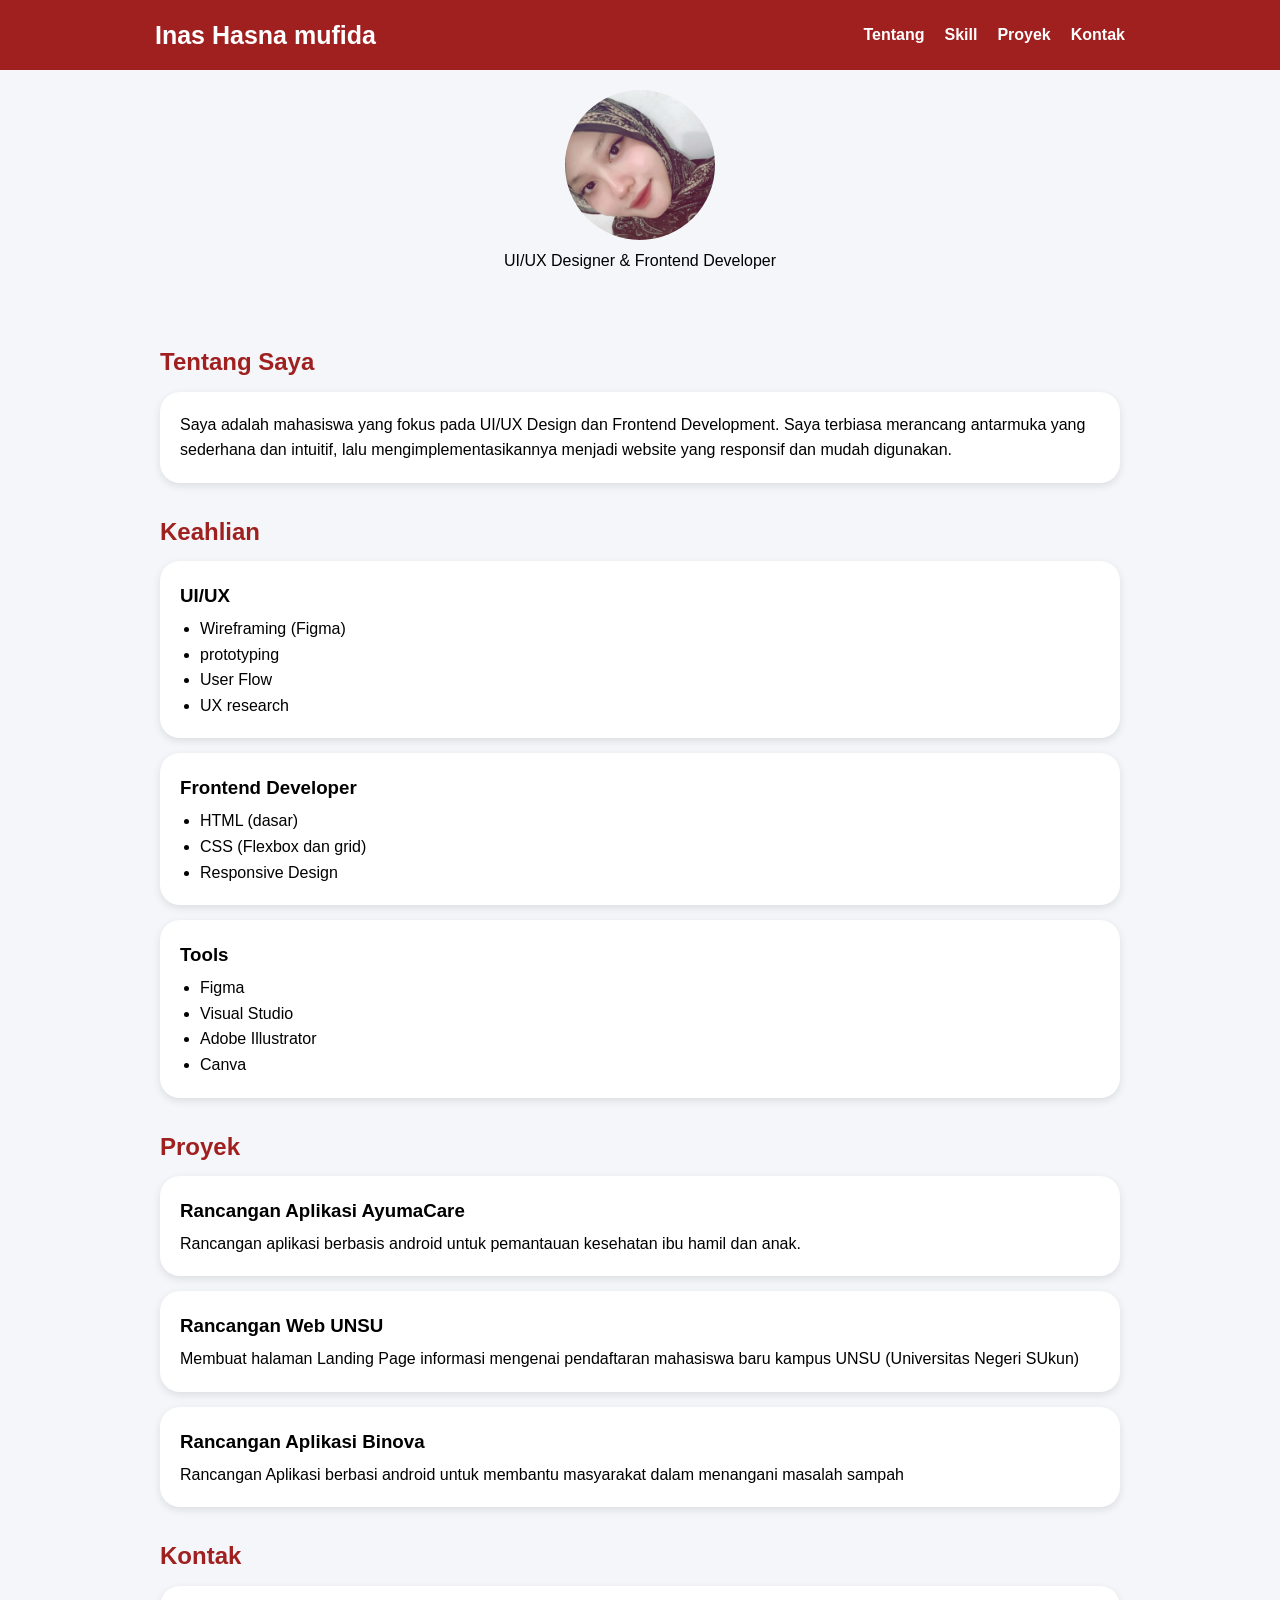
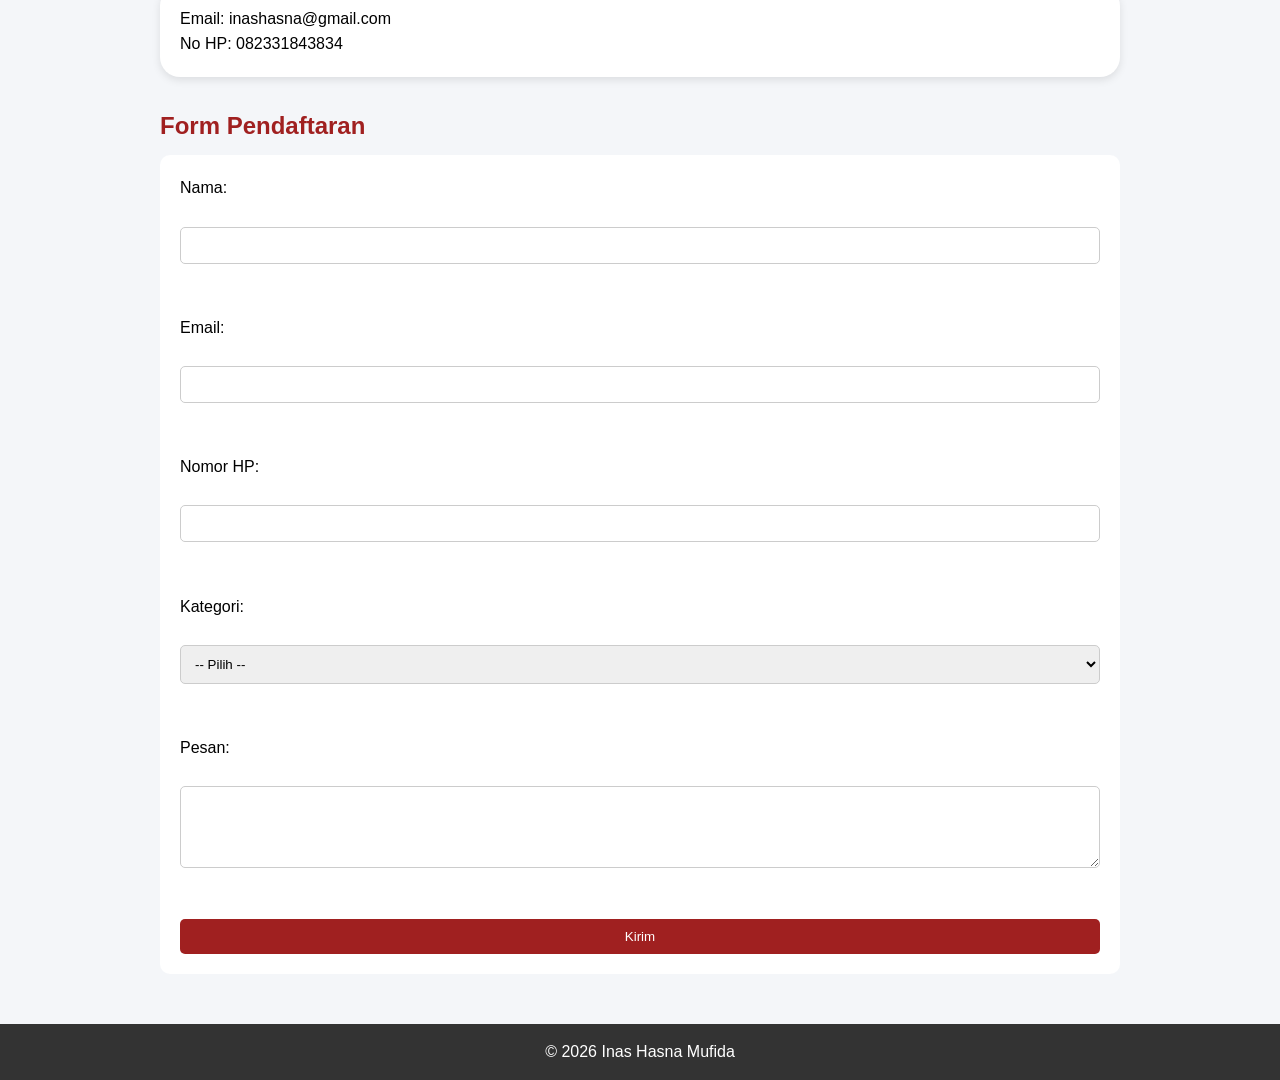
<file: LK-4 CSS/index.html>
<!DOCTYPE html>
<html lang="en">

<head>
    <meta charset="UTF-8">
    <meta name="viewport" content="width=device-width, initial-scale=1.0">
    <title>Tugas LK4</title>
    <link rel="stylesheet" href="style.css">
</head>

<body>

    <!-- Header -->
    <header class="navbar">
       <div class="nav-container">

        <h1 class="logo">Inas Hasna mufida</h1>

        <nav>
            <ul class="nav-menu">
                <li><a href="#tentang">Tentang</a></li>
                <li><a href="#skill">Skill</a></li>
                <li><a href="#proyek">Proyek</a></li>
                <li><a href="#kontak">Kontak</a></li>
            </ul>
        </nav>
        </div>
    </header>

    <!-- Foto -->
     <section class="hero">
        <img src="inas-asset.jpeg" alt="Profile Image" width="200px">
        <p>UI/UX Designer & Frontend Developer</p>

     </section>

    <!-- Main -->
    <main>

        <!-- Tentang -->
        <section id="tentang">
            <h2>Tentang Saya</h2>
            <article>
                <p>
                    Saya adalah mahasiswa yang fokus pada UI/UX Design dan Frontend Development. Saya terbiasa merancang
                    antarmuka yang sederhana dan intuitif, lalu mengimplementasikannya menjadi website yang responsif
                    dan mudah digunakan.
                </p>
            </article>
        </section>

        <!-- Skill -->
        <section id="skill">
            <h2>Keahlian</h2>
            <article>
                <h3>UI/UX</h3>
                <ul>
                    <li>Wireframing (Figma)</li>
                    <li>prototyping</li>
                    <li>User Flow</li>
                    <li>UX research</li>
                </ul>
            </article>

             <article>
                <h3>Frontend Developer</h3>
                <ul>
                    <li>HTML (dasar)</li>
                    <li>CSS (Flexbox dan grid)</li>
                    <li>Responsive Design</li>
                </ul>
            </article>

             <article>
                <h3>Tools</h3>
                <ul>
                    <li>Figma</li>
                    <li>Visual Studio</li>
                    <li>Adobe Illustrator</li>
                    <li>Canva</li>
                </ul>
            </article>
        </section>

        <!-- Project -->
        <section id="proyek">
            <h2>Proyek</h2>

            <article>
                <h3>Rancangan Aplikasi AyumaCare</h3>
                <p>
                    Rancangan aplikasi berbasis android untuk pemantauan kesehatan ibu hamil dan anak.
                </p>
            </article>

            <article>
                <h3>Rancangan Web UNSU</h3>
                <p>
                    Membuat halaman Landing Page informasi mengenai pendaftaran mahasiswa baru kampus UNSU (Universitas Negeri SUkun)
                </p>
            </article>

              <article>
                <h3>Rancangan Aplikasi Binova</h3>
                <p>
                    Rancangan Aplikasi berbasi android untuk membantu masyarakat dalam menangani masalah sampah
                </p>
            </article>
        </section>

        <!-- Kontak -->
        <section id="kontak">
            <h2>Kontak</h2>
            <article>
                <p>Email: inashasna@gmail.com</p>
                <p>No HP: 082331843834</p>
            </article>
        </section>

        <!-- Form -->
        <section id="form">
            <h2>Form Pendaftaran</h2>

            <form action="#" method="post">

                <!-- Nama -->
                <label for="nama">Nama:</label><br>
                <input type="text" id="nama" name="nama" required><br><br>

                <!-- Email -->
                <label for="email">Email:</label><br>
                <input type="email" id="email" name="email" required><br><br>

                <!-- Nomor HP -->
                <label for="hp">Nomor HP:</label><br>
                <input type="tel" id="hp" name="hp" pattern="^\+?[0-9\s\-]{10,15}$" required><br><br>

                <!-- Kategori -->
                <label for="kategori">Kategori:</label><br>
                <select id="kategori" name="kategori" required>
                    <option value="">-- Pilih --</option>
                    <option value="web">Web Development</option>
                    <option value="desain">Desain</option>
                    <option value="konsultasi">Konsultasi</option>
                </select><br><br>

                <!-- Pesan -->
                <label for="pesan">Pesan:</label><br>
                <textarea id="pesan" name="pesan" rows="4" required></textarea><br><br>

                <button type="submit">Kirim</button>
            </form>
        </section>

    </main>

    <!-- Footer -->
    <footer>
        <p>&copy; 2026 Inas Hasna Mufida</p>
    </footer>

</body>

</html>
</file>
<file: LK-4 CSS/style.css>
/* RESET */
* {
  margin: 0;
  padding: 0;
  box-sizing: border-box;
}

/* BODY */
body {
  font-family: Quicksand, sans-serif;
  background: #f4f6f9;
  line-height: 1.6;
}

/* ================= */
/* NAVBAR */
/* ================= */
.navbar {
  background: #a02020;
  color: rgb(255, 255, 255);
}

.nav-container {
  max-width: 1000px;
  margin: auto;
  padding: 15px;

  display: flex;
  justify-content: space-between;
  align-items: center;
}

/* LOGO */
.logo {
  font-size: 25px;
}

/* MENU */
.nav-menu {
  display: flex;
  list-style: none;
  gap: 20px;
}

.nav-menu a {
  color: white;
  text-decoration: none;
  font-weight: bold;
}

.nav-menu a:hover {
  text-decoration: underline;
}

/* ================= */
/* HERO */
/* ================= */
.hero {
  text-align: center;
  padding: 20px;
}

.hero img {
  width: 150px;
  height: 150px;
  border-radius: 50%;
  object-fit: cover;
}

/* ================= */
/* MAIN */
/* ================= */
main {
  max-width: 1000px;
  margin: auto;
  padding: 20px;
}

section {
  margin-bottom: 30px;
}

/* CARD */
article {
  background: white;
  padding: 20px;
  border-radius: 20px;
  box-shadow: 0 3px 8px rgba(0, 0, 0, 0.1);
  margin-bottom: 15px;
}

/* TYPO */
h2 {
  color: #a02020;
  margin-bottom: 10px;
}

h3 {
  margin-bottom: 5px;
}

/* LIST */
ul {
  margin-left: 20px;
}

/* GRID */
.skill-container,
.project-container {
  display: grid;
  grid-template-columns: repeat(3, 1fr);
  gap: 15px;
}

/* FORM */
form {
  background: white;
  padding: 20px;
  border-radius: 10px;
  display: flex;
  flex-direction: column;
  gap: auto;
}

input,
select,
textarea {
  padding: 10px;
  border-radius: 5px;
  border: 1px solid #ccc;
}

/* BUTTON */
button {
  background: #a02020;
  color: white;
  padding: 10px;
  border: none;
  border-radius: 5px;
}

button:hover {
  background: #a02020;
  cursor: pointer;
}

/* FOOTER */
footer {
  text-align: center;
  padding: 15px;
  background: #333;
  color: white;
}

/* ================= */
/* RESPONSIVE */
/* ================= */

/* TABLET */
@media (max-width: 768px) {
  .nav-container {
    flex-direction: column;
    gap: 10px;
  }

  .nav-menu {
    flex-direction: column;
  }

  .skill-container,
  .project-container {
    grid-template-columns: 1fr 1fr;
  }
}

/* MOBILE */
@media (max-width: 480px) {
  .skill-container,
  .project-container {
    grid-template-columns: 1fr;
  }

  body {
    font-size: 14px;
  }
}
</file>
